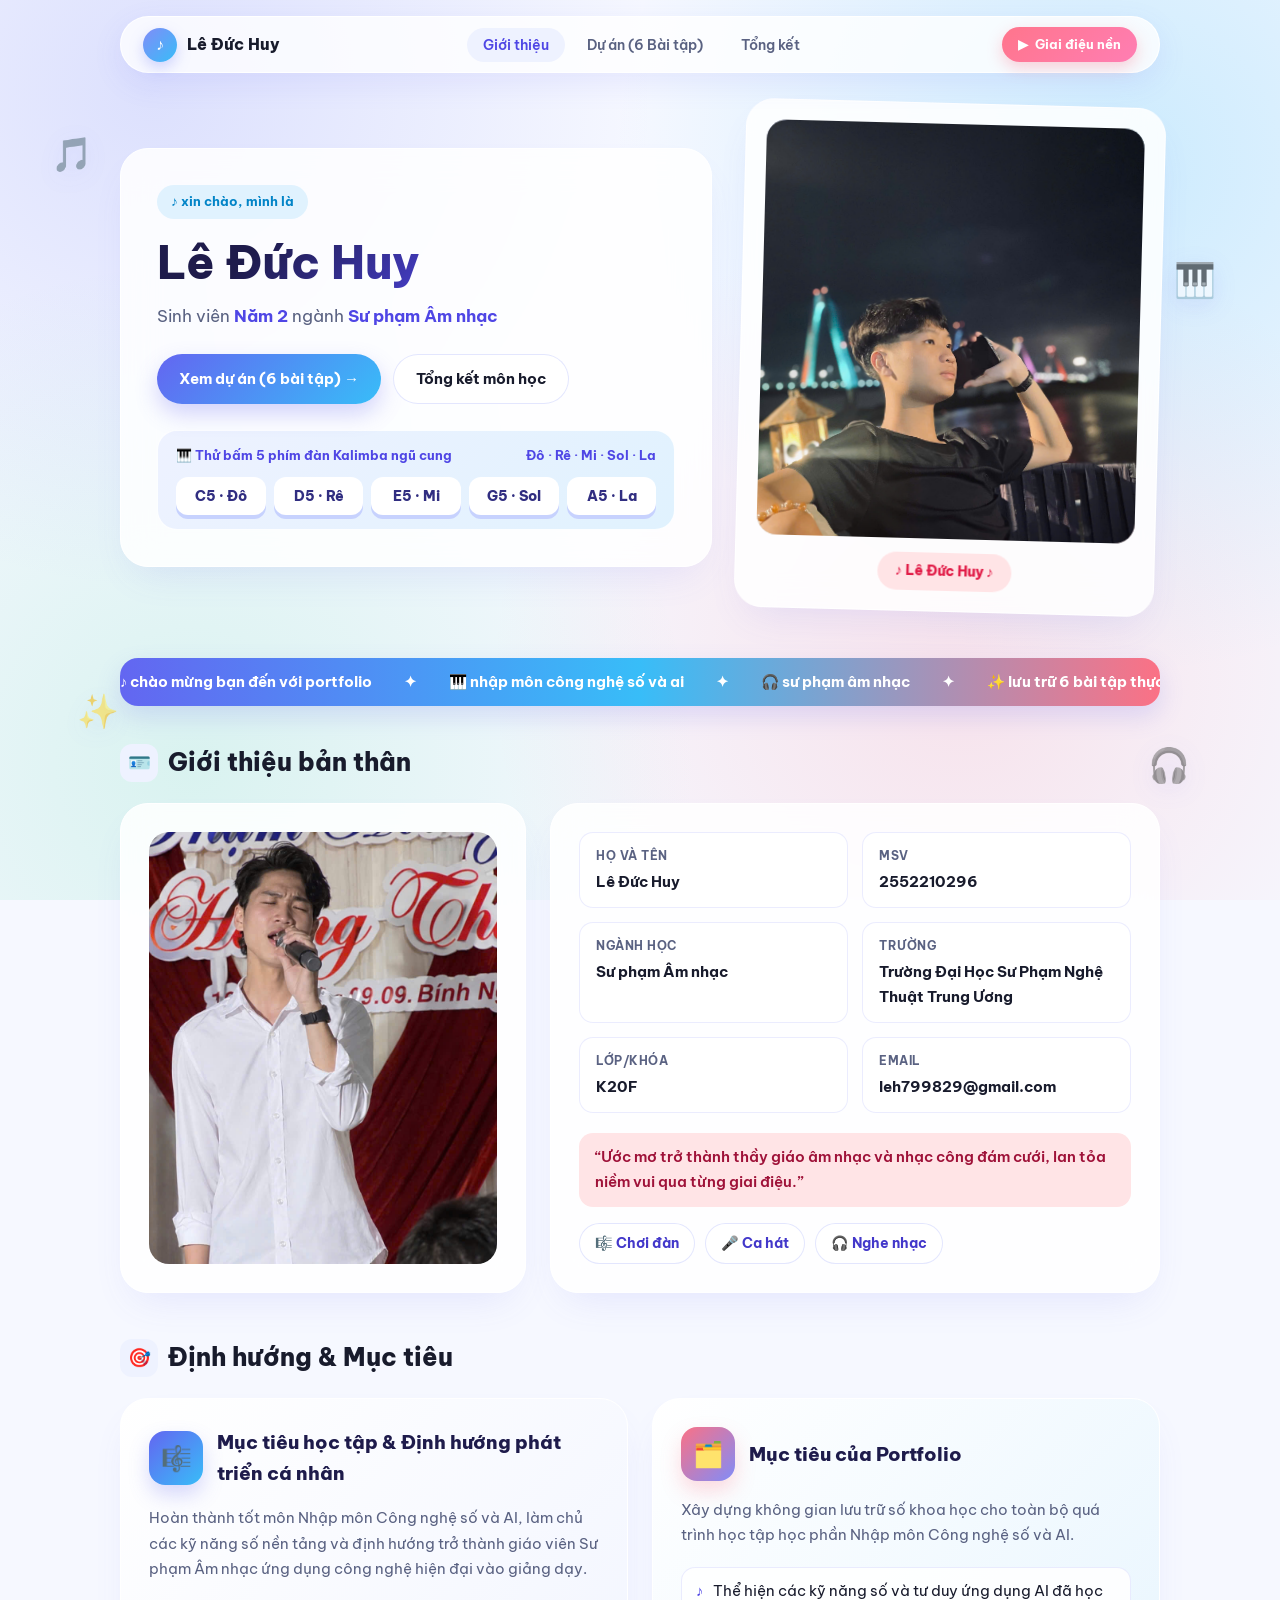
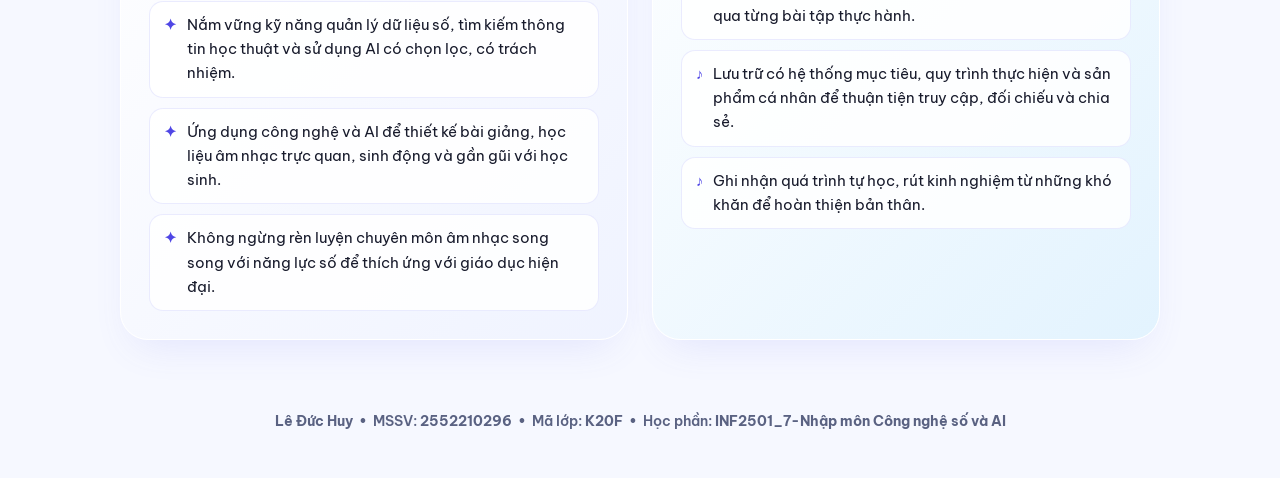
<file: index.html>
<!DOCTYPE html>
<html lang="vi">
<head>
  <meta charset="UTF-8" />
  <meta name="viewport" content="width=device-width, initial-scale=1.0" />
  <title>Giới thiệu — Portfolio Nhập môn Công nghệ số & AI</title>
  <link rel="preconnect" href="https://fonts.googleapis.com">
  <link rel="preconnect" href="https://fonts.gstatic.com" crossorigin>
  <link href="https://fonts.googleapis.com/css2?family=Be+Vietnam+Pro:ital,wght@0,400;0,500;0,600;0,700;0,800;1,400&display=swap" rel="stylesheet">
  <link rel="stylesheet" href="css/style.css" />
</head>
<body>
  <span class="bg-sticker st-1">🎵</span>
  <span class="bg-sticker st-2">🎹</span>
  <span class="bg-sticker st-3">✨</span>
  <span class="bg-sticker st-4">🎧</span>

  <header>
    <nav class="nav-bar">
      <a href="index.html" class="brand">
        <span class="brand-dot">♪</span>
        <span id="navBrandName">Music Portfolio</span>
      </a>
      <ul class="nav-links">
        <li><a href="index.html" class="active">Giới thiệu</a></li>
        <li><a href="du-an.html">Dự án (6 Bài tập)</a></li>
        <li><a href="tong-ket.html">Tổng kết</a></li>
      </ul>
      <button class="music-pill" id="bgmToggle" type="button">
        <span id="bgmIcon">▶</span> <span id="bgmText">Giai điệu nền</span>
      </button>
    </nav>
  </header>

  <main class="container">
    <!-- HERO -->
    <div class="hero">
      <div class="hero-card">
        <div class="badge-chip" id="heroGreeting">♪ xin chào, mình là</div>
        <h1 id="heroName">[Họ và tên của bạn]</h1>
        <p class="hero-sub">
          Sinh viên <span id="heroYear">Năm 2</span> ngành <span id="heroMajor">Sư phạm Âm nhạc</span>
        </p>
        <div class="hero-actions">
          <a href="du-an.html" class="btn btn-primary">Xem dự án (6 bài tập) →</a>
          <a href="tong-ket.html" class="btn btn-secondary">Tổng kết môn học</a>
        </div>

        <div class="kalimba-box">
          <div class="kalimba-label">
            <span>🎹 Thử bấm 5 phím đàn Kalimba ngũ cung</span>
            <span>Đô · Rê · Mi · Sol · La</span>
          </div>
          <div class="kalimba-keys">
            <button class="k-key" data-freq="523.25">C5 · Đô</button>
            <button class="k-key" data-freq="587.33">D5 · Rê</button>
            <button class="k-key" data-freq="659.25">E5 · Mi</button>
            <button class="k-key" data-freq="783.99">G5 · Sol</button>
            <button class="k-key" data-freq="880.00">A5 · La</button>
          </div>
        </div>
      </div>

      <div class="photo-card">
        <div class="photo-frame" id="heroPhotoFrame">
          <div class="photo-placeholder">
            🎵<br><br>ảnh của bạn
          </div>
        </div>
        <div class="photo-tag" id="photoCaption">♪ [Họ và tên] ♪</div>
      </div>
    </div>

    <!-- MARQUEE -->
    <div class="marquee-wrap" aria-hidden="true">
      <div class="marquee-track">
        <span>♪ chào mừng bạn đến với portfolio</span>
        <span>✦</span>
        <span>🎹 nhập môn công nghệ số và ai</span>
        <span>✦</span>
        <span>🎧 sư phạm âm nhạc</span>
        <span>✦</span>
        <span>✨ lưu trữ 6 bài tập thực hành</span>
        <span>✦</span>
        <span>♪ chào mừng bạn đến với portfolio</span>
        <span>✦</span>
        <span>🎹 nhập môn công nghệ số và ai</span>
        <span>✦</span>
        <span>🎧 sư phạm âm nhạc</span>
        <span>✦</span>
        <span>✨ lưu trữ 6 bài tập thực hành</span>
      </div>
    </div>

    <!-- 1. THÔNG TIN CÁ NHÂN NGẮN GỌN -->
    <section id="gioi-thieu">
      <div class="section-head">
        <h2 class="section-title"><span class="section-icon">🪪</span> Giới thiệu bản thân</h2>
      </div>
      <div class="about-grid">
        <div class="glass-box">
          <div class="about-photo" id="aboutPhotoFrame">
            <div class="photo-placeholder">🎼<br>Ảnh của bạn</div>
          </div>
        </div>
        <div class="glass-box">
          <dl class="info-list" id="infoList"></dl>
          <div class="bio-quote" id="bioQuote"></div>
          <div class="hobby-tags" id="hobbyTags"></div>
        </div>
      </div>
    </section>

    <!-- 2 & 3. MỤC TIÊU HỌC TẬP & MỤC TIÊU CỦA PORTFOLIO -->
    <section id="muc-tieu">
      <div class="section-head">
        <h2 class="section-title"><span class="section-icon">🎯</span> Định hướng & Mục tiêu</h2>
      </div>
      <div class="goals-dual-grid">
        <!-- Mục tiêu học tập và định hướng phát triển cá nhân -->
        <article class="goal-card">
          <div class="goal-header">
            <div class="goal-emblem">🎼</div>
            <h3 id="learningGoalTitle"></h3>
          </div>
          <p id="learningGoalSummary"></p>
          <ul class="goal-bullets" id="learningGoalPoints"></ul>
        </article>

        <!-- Mục tiêu của Portfolio -->
        <article class="goal-card portfolio-goal">
          <div class="goal-header">
            <div class="goal-emblem">🗂️</div>
            <h3 id="portfolioGoalTitle"></h3>
          </div>
          <p id="portfolioGoalSummary"></p>
          <ul class="goal-bullets" id="portfolioGoalPoints"></ul>
        </article>
      </div>
    </section>
  </main>

  <footer>
    <p id="footerText"></p>
  </footer>

  <script src="js/data.js"></script>
  <script src="js/main.js"></script>
</body>
</html>
</file>
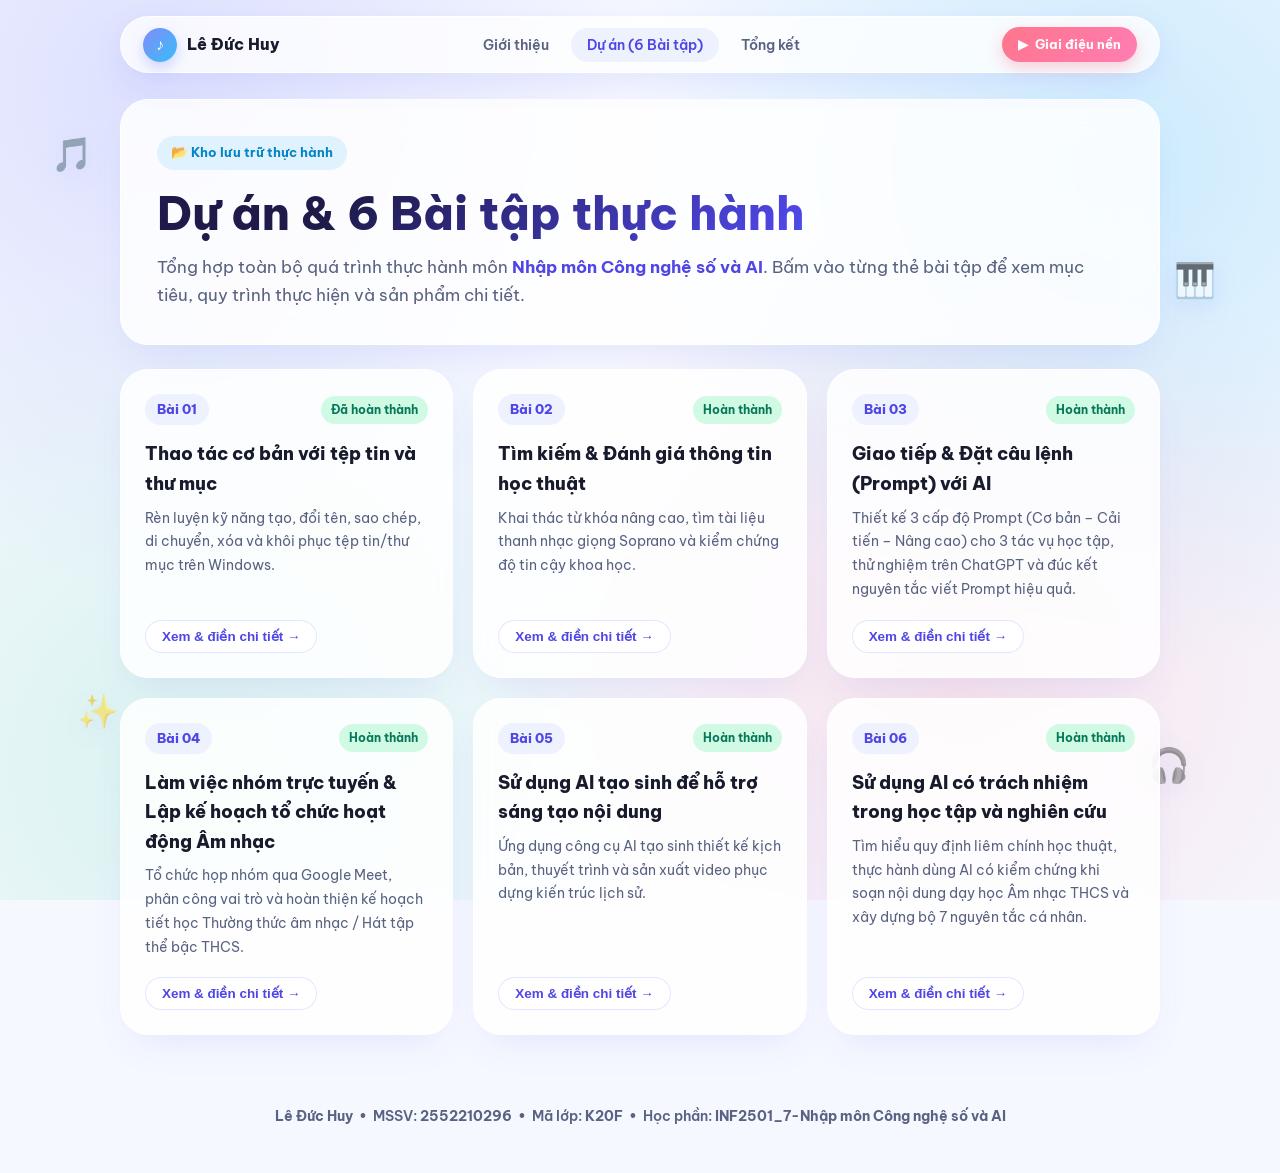
<file: du-an.html>
<!DOCTYPE html>
<html lang="vi">
<head>
  <meta charset="UTF-8" />
  <meta name="viewport" content="width=device-width, initial-scale=1.0" />
  <title>Dự án (6 Bài tập) — Portfolio Nhập môn Công nghệ số & AI</title>
  <link rel="preconnect" href="https://fonts.googleapis.com">
  <link rel="preconnect" href="https://fonts.gstatic.com" crossorigin>
  <link href="https://fonts.googleapis.com/css2?family=Be+Vietnam+Pro:ital,wght@0,400;0,500;0,600;0,700;0,800;1,400&display=swap" rel="stylesheet">
  <link rel="stylesheet" href="css/style.css" />
</head>
<body>
  <span class="bg-sticker st-1">🎵</span>
  <span class="bg-sticker st-2">🎹</span>
  <span class="bg-sticker st-3">✨</span>
  <span class="bg-sticker st-4">🎧</span>

  <header>
    <nav class="nav-bar">
      <a href="index.html" class="brand">
        <span class="brand-dot">♪</span>
        <span id="navBrandName">Music Portfolio</span>
      </a>
      <ul class="nav-links">
        <li><a href="index.html">Giới thiệu</a></li>
        <li><a href="du-an.html" class="active">Dự án (6 Bài tập)</a></li>
        <li><a href="tong-ket.html">Tổng kết</a></li>
      </ul>
      <button class="music-pill" id="bgmToggle" type="button">
        <span id="bgmIcon">▶</span> <span id="bgmText">Giai điệu nền</span>
      </button>
    </nav>
  </header>

  <main class="container">
    <div class="page-hero">
      <div class="hero-card">
        <div class="badge-chip">📂 Kho lưu trữ thực hành</div>
        <h1>Dự án & 6 Bài tập thực hành</h1>
        <p class="hero-sub" style="margin-bottom: 0;">
          Tổng hợp toàn bộ quá trình thực hành môn <span>Nhập môn Công nghệ số và AI</span>. Bấm vào từng thẻ bài tập để xem mục tiêu, quy trình thực hiện và sản phẩm chi tiết.
        </p>
      </div>
    </div>

    <section>
      <div class="assignments-grid" id="assignmentsGrid"></div>
    </section>
  </main>

  <footer>
    <p id="footerText"></p>
  </footer>

  <!-- MODAL CHI TIẾT BÀI TẬP -->
  <div class="modal-backdrop" id="taskModal" role="dialog" aria-modal="true">
    <div class="modal-box">
      <button class="modal-close" id="closeModal" type="button" aria-label="Đóng">✕</button>
      <span class="task-num" id="modalBadge">Bài 01</span>
      <h3 id="modalTitle" style="font-size: 1.45rem; font-weight: 800; margin-top: 10px;"></h3>
      <p id="modalSubtitle" style="color: var(--text-muted); font-size: 0.92rem; margin-top: 4px;"></p>

      <div class="modal-block">
        <h4>🎯 Mục tiêu bài tập</h4>
        <p id="modalGoal"></p>
      </div>
      <div class="modal-block" style="border-left-color: var(--sky);">
        <h4>🛠️ Cách thực hiện</h4>
        <p id="modalProcess"></p>
      </div>
      <div class="modal-block" style="border-left-color: #A855F7; background: #FAF5FF;">
        <h4 style="color: #7E22CE;">🧰 Công cụ đã sử dụng & Mục đích dùng AI</h4>
        <p id="modalTools"></p>
      </div>
      <div class="modal-block" style="border-left-color: var(--peach);">
        <h4>💡 Khó khăn & Cách khắc phục</h4>
        <p id="modalErrors"></p>
      </div>
      <div class="modal-block" style="border-left-color: var(--mint);">
        <h4>✅ Sản phẩm / Kết quả</h4>
        <p id="modalResult"></p>
        <a id="modalLink" href="#" target="_blank" rel="noopener" class="btn btn-primary" style="margin-top: 12px; display: none; font-size: 0.85rem; padding: 9px 18px;">Mở sản phẩm đính kèm ↗</a>
        <div style="display: flex; flex-wrap: wrap; gap: 10px; margin-top: 12px;">
          <a id="modalLink" href="#" target="_blank" rel="noopener" class="btn btn-primary" style="display: none; font-size: 0.85rem; padding: 9px 18px;">Mở sản phẩm đính kèm ↗</a>
          <a id="modalVideoLink" href="#" target="_blank" rel="noopener" class="btn btn-secondary" style="display: none; font-size: 0.85rem; padding: 9px 18px; border-color: #FB7185; color: #E11D48;">▶ Xem video sản phẩm ↗</a>
        </div>
      </div>
    </div>
  </div>

  <script src="js/data.js"></script>
  <script src="js/main.js"></script>
</body>
</html>
</file>
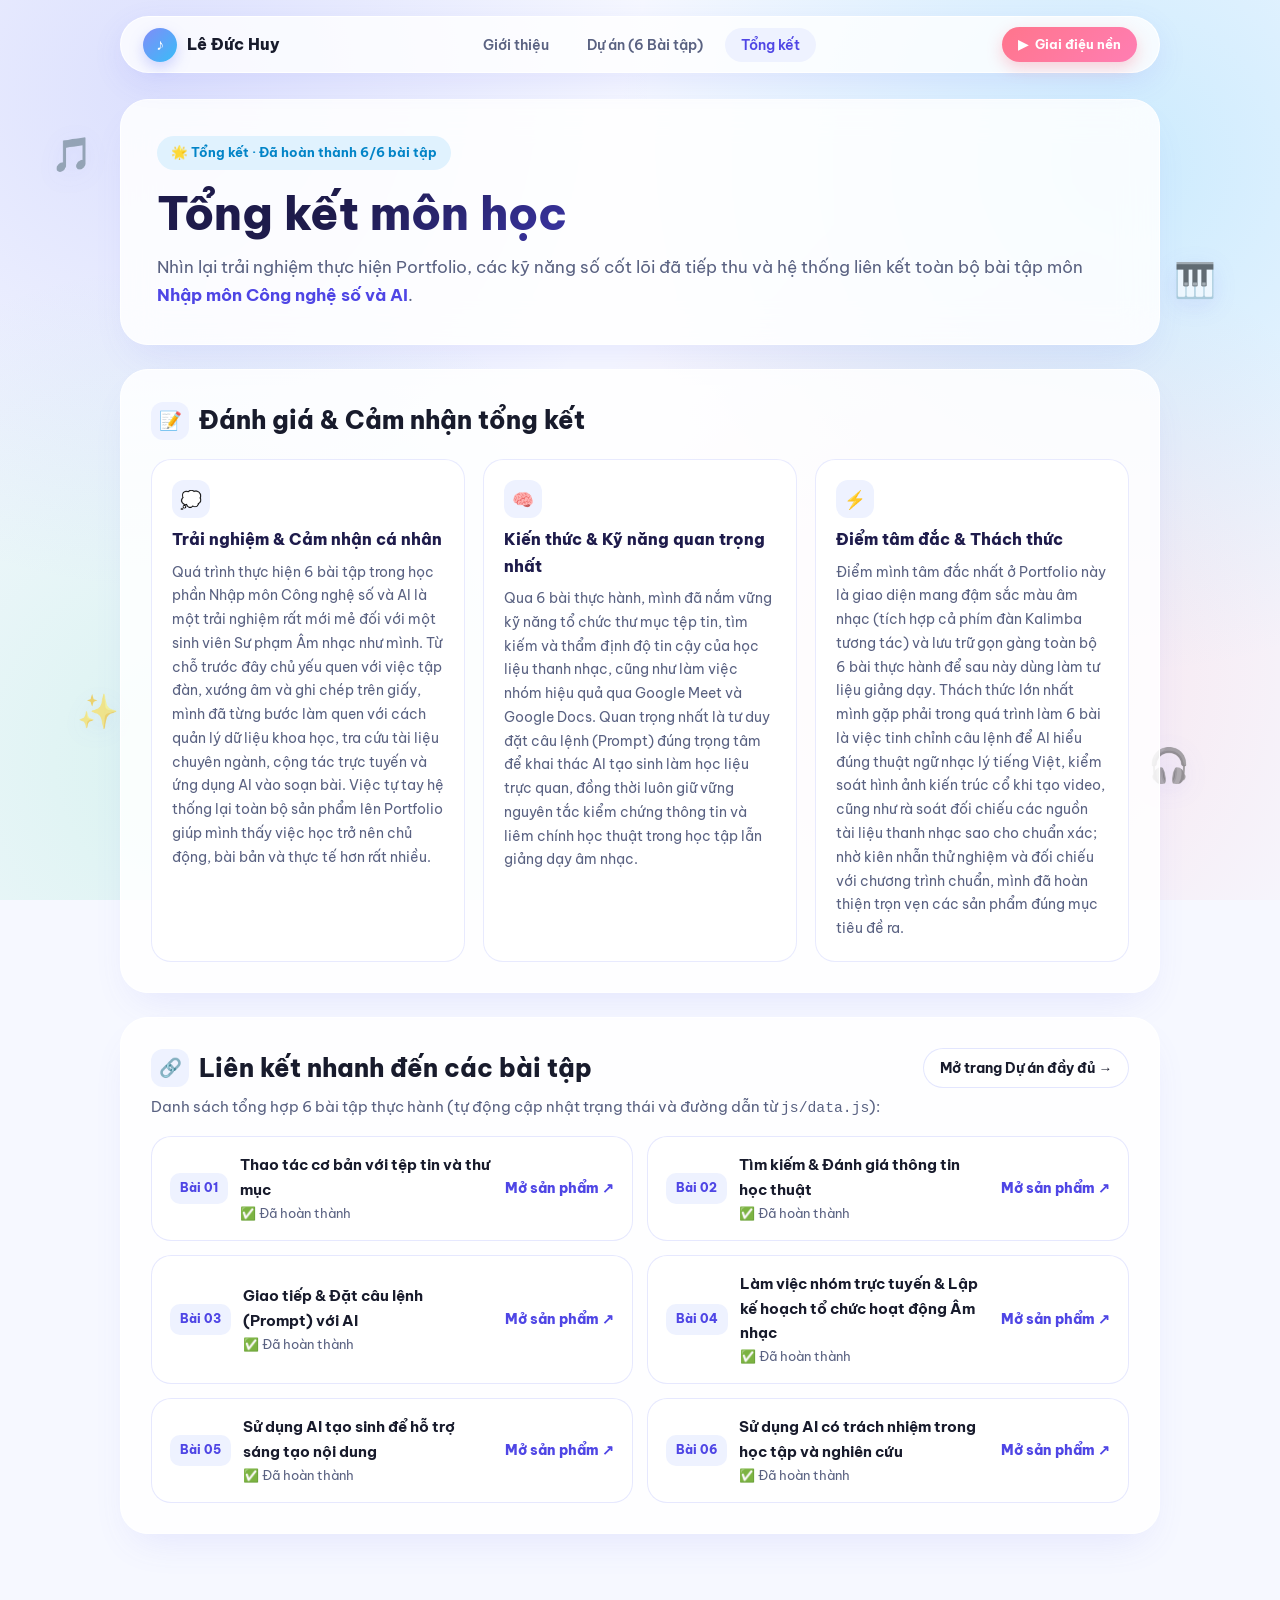
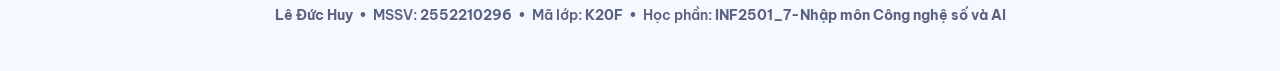
<file: tong-ket.html>
<!DOCTYPE html>
<html lang="vi">
<head>
  <meta charset="UTF-8" />
  <meta name="viewport" content="width=device-width, initial-scale=1.0" />
  <title>Tổng kết — Portfolio Nhập môn Công nghệ số & AI</title>
  <link rel="preconnect" href="https://fonts.googleapis.com">
  <link rel="preconnect" href="https://fonts.gstatic.com" crossorigin>
  <link href="https://fonts.googleapis.com/css2?family=Be+Vietnam+Pro:ital,wght@0,400;0,500;0,600;0,700;0,800;1,400&display=swap" rel="stylesheet">
  <link rel="stylesheet" href="css/style.css" />
</head>
<body>
  <span class="bg-sticker st-1">🎵</span>
  <span class="bg-sticker st-2">🎹</span>
  <span class="bg-sticker st-3">✨</span>
  <span class="bg-sticker st-4">🎧</span>

  <header>
    <nav class="nav-bar">
      <a href="index.html" class="brand">
        <span class="brand-dot">♪</span>
        <span id="navBrandName">Music Portfolio</span>
      </a>
      <ul class="nav-links">
        <li><a href="index.html">Giới thiệu</a></li>
        <li><a href="du-an.html">Dự án (6 Bài tập)</a></li>
        <li><a href="tong-ket.html" class="active">Tổng kết</a></li>
      </ul>
      <button class="music-pill" id="bgmToggle" type="button">
        <span id="bgmIcon">▶</span> <span id="bgmText">Giai điệu nền</span>
      </button>
    </nav>
  </header>

  <main class="container" id="conclusionContent">
    <div class="page-hero">
      <div class="hero-card">
        <div class="badge-chip" id="progressBadge">🌟 Tổng kết quá trình học tập</div>
        <h1>Tổng kết môn học</h1>
        <p class="hero-sub" style="margin-bottom: 0;">
          Nhìn lại trải nghiệm thực hiện Portfolio, các kỹ năng số cốt lõi đã tiếp thu và hệ thống liên kết toàn bộ bài tập môn <span>Nhập môn Công nghệ số và AI</span>.
        </p>
      </div>
    </div>

    <!-- 3 KHỐI NỘI DUNG TỔNG KẾT THEO YÊU CẦU CÂU 3 -->
    <section>
      <div class="summary-card">
        <h2 class="section-title" style="margin-bottom: 18px;"><span class="section-icon">📝</span> Đánh giá & Cảm nhận tổng kết</h2>
        <div class="summary-grid">
          <!-- Ý 1: Trải nghiệm và cảm nhận cá nhân -->
          <article class="sum-item">
            <div class="sum-item-icon">💭</div>
            <h4>Trải nghiệm & Cảm nhận cá nhân</h4>
            <p id="expFeelingsText"></p>
          </article>

          <!-- Ý 2: Những kiến thức và kỹ năng quan trọng nhất đã tiếp thu -->
          <article class="sum-item">
            <div class="sum-item-icon">🧠</div>
            <h4>Kiến thức & Kỹ năng quan trọng nhất</h4>
            <p id="keySkillsText"></p>
          </article>

          <!-- Ý 3: Điểm tâm đắc nhất và những thách thức đã gặp phải -->
          <article class="sum-item">
            <div class="sum-item-icon">⚡</div>
            <h4>Điểm tâm đắc & Thách thức</h4>
            <p id="highlightChallengesText"></p>
          </article>
        </div>
      </div>

      <!-- Ý 4: Đường liên kết dẫn đến các trang bài tập đã hoàn thành -->
      <div class="summary-card">
        <div class="section-head" style="margin-bottom: 6px;">
          <h2 class="section-title"><span class="section-icon">🔗</span> Liên kết nhanh đến các bài tập</h2>
          <a href="du-an.html" class="btn btn-secondary" style="padding: 8px 16px; font-size: 0.85rem;">Mở trang Dự án đầy đủ →</a>
        </div>
        <p style="color: var(--text-muted); font-size: 0.92rem;">
          Danh sách tổng hợp 6 bài tập thực hành (tự động cập nhật trạng thái và đường dẫn từ <code>js/data.js</code>):
        </p>
        <div class="completed-links-list" id="completedLinksList"></div>
      </div>
    </section>
  </main>

  <footer>
    <p id="footerText"></p>
  </footer>

  <script src="js/data.js"></script>
  <script src="js/main.js"></script>
</body>
</html>
</file>
<file: css/style.css>
:root {
  --bg-base: #F6F8FF;
  --surface: rgba(255, 255, 255, 0.85);
  --surface-solid: #FFFFFF;
  --text-main: #181B2C;
  --text-muted: #5A6282;
  --sky: #38BDF8;
  --sky-soft: #E0F2FE;
  --lavender: #818CF8;
  --lavender-soft: #EEF2FF;
  --peach: #FB7185;
  --peach-soft: #FFE4E6;
  --mint: #34D399;
  --mint-soft: #D1FAE5;
  --border: rgba(129, 140, 248, 0.22);
  --shadow-card: 0 18px 40px -15px rgba(99, 102, 241, 0.14);
  --radius-xl: 28px;
  --radius-lg: 20px;
  --radius-md: 14px;
}

* {
  box-sizing: border-box;
  margin: 0;
  padding: 0;
}

html {
  scroll-behavior: smooth;
}

body {
  font-family: 'Be Vietnam Pro', sans-serif;
  background-color: var(--bg-base);
  background-image:
    radial-gradient(circle at 12% 10%, rgba(129, 140, 248, 0.22), transparent 36%),
    radial-gradient(circle at 88% 18%, rgba(56, 189, 248, 0.22), transparent 38%),
    radial-gradient(circle at 75% 75%, rgba(251, 113, 133, 0.16), transparent 40%),
    radial-gradient(circle at 15% 85%, rgba(52, 211, 153, 0.15), transparent 38%);
  background-attachment: fixed;
  color: var(--text-main);
  line-height: 1.65;
  overflow-x: hidden;
  min-height: 100vh;
  display: flex;
  flex-direction: column;
}

main {
  flex: 1;
}

/* Floating Background Stickers */
/* Floating Background Stickers & Hiệu ứng tương tác nốt nhạc */
.bg-sticker {
  position: fixed;
  pointer-events: auto; /* Cho phép rê chuột / chạm vào nốt nhạc */
  z-index: 1; /* Nổi nhẹ trên nền nhưng vẫn nằm dưới thẻ nội dung (z-index: 2) */
  opacity: 0.55;
  font-size: 2.1rem;
  cursor: pointer;
  user-select: none;
  filter: drop-shadow(0 6px 12px rgba(99, 102, 241, 0.22));
  transition: transform 0.35s cubic-bezier(0.34, 1.56, 0.64, 1), opacity 0.3s ease, filter 0.3s ease;
  animation: floatY 6s ease-in-out infinite;
}

.bg-sticker:hover,
.bg-sticker:active {
  opacity: 1;
  transform: scale(1.45) rotate(16deg) !important;
  filter: drop-shadow(0 8px 18px rgba(251, 113, 133, 0.55));
}

.st-1 { top: 14%; left: 4%; animation-delay: 0s; }
.st-2 { top: 28%; right: 5%; animation-delay: 1.5s; }
.st-3 { bottom: 18%; left: 6%; animation-delay: 3s; }
.st-4 { bottom: 12%; right: 7%; animation-delay: 2s; }

/* Hạt nốt nhạc bay lên khi rê chuột / chạm */
.cursor-note {
  position: fixed;
  pointer-events: none;
  z-index: 9999;
  font-weight: 800;
  font-size: 1.15rem;
  color: #6366F1;
  text-shadow: 0 2px 8px rgba(255, 255, 255, 0.9);
  animation: noteFlyUp 1.1s ease-out forwards;
}

@keyframes noteFlyUp {
  0% {
    opacity: 0.95;
    transform: translate(-50%, -50%) scale(0.7) rotate(-10deg);
  }
  100% {
    opacity: 0;
    transform: translate(-50%, -65px) scale(1.3) rotate(18deg);
  }
}

@keyframes floatY {
  0%, 100% { transform: translateY(0) rotate(-6deg); }
  50% { transform: translateY(-16px) rotate(8deg); }
}

.container {
  max-width: 1080px;
  margin: 0 auto;
  padding: 0 20px;
  position: relative;
  z-index: 2;
  width: 100%;
}

/* Glass Header */
header {
  position: sticky;
  top: 16px;
  z-index: 50;
  padding: 0 20px;
}

.nav-bar {
  max-width: 1040px;
  margin: 0 auto;
  background: rgba(255, 255, 255, 0.78);
  backdrop-filter: blur(16px);
  -webkit-backdrop-filter: blur(16px);
  border: 1px solid rgba(255, 255, 255, 0.9);
  box-shadow: 0 10px 30px rgba(99, 102, 241, 0.1);
  border-radius: 999px;
  padding: 10px 22px;
  display: flex;
  align-items: center;
  justify-content: space-between;
  gap: 12px;
}

.brand {
  display: flex;
  align-items: center;
  gap: 10px;
  font-weight: 800;
  font-size: 1.02rem;
  color: var(--text-main);
  text-decoration: none;
}

.brand-dot {
  width: 34px;
  height: 34px;
  border-radius: 50%;
  background: linear-gradient(135deg, var(--lavender), var(--sky));
  color: #fff;
  display: grid;
  place-items: center;
  font-size: 1rem;
  box-shadow: 0 6px 14px rgba(129, 140, 248, 0.35);
}

.nav-links {
  display: flex;
  align-items: center;
  gap: 6px;
  list-style: none;
}

.nav-links a {
  text-decoration: none;
  color: var(--text-muted);
  font-weight: 600;
  font-size: 0.9rem;
  padding: 8px 16px;
  border-radius: 999px;
  transition: all 0.25s ease;
}

.nav-links a:hover,
.nav-links a.active {
  background: var(--lavender-soft);
  color: #4F46E5;
}

.music-pill {
  border: none;
  background: linear-gradient(135deg, #FF758C, #FF7EB3);
  color: #fff;
  font-family: inherit;
  font-weight: 700;
  font-size: 0.84rem;
  padding: 9px 16px;
  border-radius: 999px;
  cursor: pointer;
  display: inline-flex;
  align-items: center;
  gap: 7px;
  box-shadow: 0 6px 16px rgba(251, 113, 133, 0.32);
  transition: transform 0.2s cubic-bezier(0.34, 1.56, 0.64, 1);
}

.music-pill:hover {
  transform: scale(1.05);
}

/* Hero Section */
.hero {
  padding: 46px 0 28px;
  display: grid;
  grid-template-columns: 1.2fr 0.85fr;
  gap: 28px;
  align-items: center;
}

.page-hero {
  padding: 42px 0 24px;
}

.hero-card {
  background: var(--surface);
  backdrop-filter: blur(18px);
  border: 1.5px solid #fff;
  border-radius: var(--radius-xl);
  padding: 36px;
  box-shadow: var(--shadow-card);
}

.badge-chip {
  display: inline-flex;
  align-items: center;
  gap: 8px;
  background: var(--sky-soft);
  color: #0284C7;
  font-weight: 700;
  font-size: 0.84rem;
  padding: 6px 14px;
  border-radius: 999px;
  margin-bottom: 16px;
}

.hero h1,
.page-hero h1 {
  font-size: clamp(2rem, 4vw, 2.85rem);
  font-weight: 800;
  line-height: 1.2;
  margin-bottom: 12px;
  background: linear-gradient(135deg, #1E1B4B 20%, #4F46E5 65%, #0EA5E9 100%);
  -webkit-background-clip: text;
  -webkit-text-fill-color: transparent;
}

.hero-sub {
  font-size: 1.05rem;
  color: var(--text-muted);
  margin-bottom: 24px;
}

.hero-sub span {
  color: #4F46E5;
  font-weight: 700;
}

.hero-actions {
  display: flex;
  flex-wrap: wrap;
  gap: 12px;
  margin-bottom: 26px;
}

.btn {
  display: inline-flex;
  align-items: center;
  gap: 8px;
  padding: 12px 22px;
  border-radius: 999px;
  font-weight: 700;
  font-size: 0.94rem;
  text-decoration: none;
  transition: all 0.25s cubic-bezier(0.34, 1.56, 0.64, 1);
  cursor: pointer;
  border: none;
}

.btn-primary {
  background: linear-gradient(135deg, #6366F1, #38BDF8);
  color: #fff;
  box-shadow: 0 10px 22px rgba(99, 102, 241, 0.28);
}

.btn-primary:hover {
  transform: translateY(-3px) scale(1.02);
}

.btn-secondary {
  background: #fff;
  color: var(--text-main);
  border: 1.5px solid var(--border);
}

.btn-secondary:hover {
  transform: translateY(-3px);
  border-color: var(--lavender);
  color: #4F46E5;
}

/* Interactive Kalimba Mini Bar */
.kalimba-box {
  background: linear-gradient(135deg, #EEF2FF, #E0F2FE);
  border-radius: var(--radius-lg);
  padding: 14px 18px;
  border: 1px solid rgba(255, 255, 255, 0.9);
}

.kalimba-label {
  font-size: 0.8rem;
  font-weight: 700;
  color: #4F46E5;
  margin-bottom: 10px;
  display: flex;
  justify-content: space-between;
  align-items: center;
}

.kalimba-keys {
  display: grid;
  grid-template-columns: repeat(5, 1fr);
  gap: 8px;
}

.k-key {
  border: none;
  background: #fff;
  border-radius: 12px;
  padding: 10px 6px;
  font-family: inherit;
  font-weight: 800;
  font-size: 0.85rem;
  color: #312E81;
  box-shadow: 0 4px 0 #C7D2FE;
  cursor: pointer;
  transition: all 0.1s ease;
}

.k-key:active, .k-key.playing {
  transform: translateY(3px);
  box-shadow: 0 1px 0 #C7D2FE;
  background: #6366F1;
  color: #fff;
}

/* Photo Card */
.photo-card {
  background: var(--surface);
  backdrop-filter: blur(18px);
  border: 1.5px solid #fff;
  border-radius: var(--radius-xl);
  padding: 20px;
  box-shadow: var(--shadow-card);
  text-align: center;
  position: relative;
  transform: rotate(1.5deg);
  transition: transform 0.35s cubic-bezier(0.34, 1.56, 0.64, 1);
}

.photo-card:hover {
  transform: rotate(0deg) translateY(-5px);
}

.photo-frame {
  width: 100%;
  aspect-ratio: 4 / 4.4;
  border-radius: 20px;
  overflow: hidden;
  background: linear-gradient(135deg, #C7D2FE, #BAE6FD, #FECDD3);
  display: grid;
  place-items: center;
  position: relative;
}

.photo-frame img {
  width: 100%;
  height: 100%;
  object-fit: cover;
  display: block;
}

.photo-placeholder {
  padding: 24px;
  color: #312E81;
  font-weight: 700;
}

.photo-tag {
  margin-top: 14px;
  display: inline-block;
  background: var(--peach-soft);
  color: #E11D48;
  font-weight: 800;
  font-size: 0.9rem;
  padding: 7px 18px;
  border-radius: 999px;
}

/* Marquee Strip */
.marquee-wrap {
  margin: 18px 0 36px;
  background: linear-gradient(90deg, #6366F1, #38BDF8, #FB7185);
  color: #fff;
  padding: 12px 0;
  overflow: hidden;
  border-radius: 18px;
  box-shadow: 0 10px 25px rgba(99, 102, 241, 0.18);
}

.marquee-track {
  display: flex;
  gap: 32px;
  width: max-content;
  animation: marquee 22s linear infinite;
  font-weight: 700;
  font-size: 0.92rem;
}

@keyframes marquee {
  0% { transform: translateX(0); }
  100% { transform: translateX(-50%); }
}

/* Section Styling */
section {
  margin-bottom: 44px;
  scroll-margin-top: 92px;
}

.section-head {
  display: flex;
  align-items: center;
  justify-content: space-between;
  flex-wrap: wrap;
  gap: 12px;
  margin-bottom: 20px;
}

.section-title {
  font-size: 1.55rem;
  font-weight: 800;
  display: flex;
  align-items: center;
  gap: 10px;
}

.section-icon {
  width: 38px;
  height: 38px;
  border-radius: 12px;
  background: var(--lavender-soft);
  color: #4F46E5;
  display: grid;
  place-items: center;
  font-size: 1.15rem;
}

/* About Bento */
.about-grid {
  display: grid;
  grid-template-columns: 0.8fr 1.2fr;
  gap: 24px;
}

.glass-box {
  background: var(--surface);
  backdrop-filter: blur(18px);
  border: 1.5px solid #fff;
  border-radius: var(--radius-xl);
  padding: 28px;
  box-shadow: var(--shadow-card);
}

.about-photo {
  width: 100%;
  height: 100%;
  min-height: 260px;
  border-radius: 20px;
  overflow: hidden;
  background: linear-gradient(135deg, #E0F2FE, #FCE7F3);
  display: grid;
  place-items: center;
}

.about-photo img {
  width: 100%;
  height: 100%;
  object-fit: cover;
}

.info-list {
  display: grid;
  grid-template-columns: repeat(2, 1fr);
  gap: 14px;
  margin-bottom: 20px;
}

.info-item {
  background: #fff;
  padding: 13px 16px;
  border-radius: var(--radius-md);
  border: 1px solid rgba(129, 140, 248, 0.16);
}

.info-item dt {
  font-size: 0.78rem;
  font-weight: 700;
  color: var(--text-muted);
  text-transform: uppercase;
  letter-spacing: 0.04em;
}

.info-item dd {
  font-size: 0.96rem;
  font-weight: 700;
  color: var(--text-main);
  margin-top: 2px;
  word-break: break-word;
}

.bio-quote {
  background: var(--peach-soft);
  color: #9F1239;
  padding: 12px 16px;
  border-radius: var(--radius-md);
  font-weight: 600;
  font-size: 0.94rem;
  margin-bottom: 16px;
}

.hobby-tags {
  display: flex;
  flex-wrap: wrap;
  gap: 10px;
}

.hobby-chip {
  background: #fff;
  border: 1.5px solid var(--border);
  padding: 8px 15px;
  border-radius: 999px;
  font-weight: 700;
  font-size: 0.88rem;
  color: #4338CA;
}

/* Dual Goals Grid on Index (Mục tiêu học tập & Mục tiêu Portfolio) */
.goals-dual-grid {
  display: grid;
  grid-template-columns: repeat(2, 1fr);
  gap: 24px;
}

.goal-card {
  background: linear-gradient(135deg, rgba(255, 255, 255, 0.92), rgba(238, 242, 255, 0.92));
  border: 1.5px solid #fff;
  border-radius: var(--radius-xl);
  padding: 28px;
  box-shadow: var(--shadow-card);
  display: flex;
  flex-direction: column;
  gap: 16px;
}

.goal-card.portfolio-goal {
  background: linear-gradient(135deg, rgba(255, 255, 255, 0.92), rgba(224, 242, 254, 0.92));
}

.goal-header {
  display: flex;
  align-items: center;
  gap: 14px;
}

.goal-emblem {
  width: 54px;
  height: 54px;
  flex-shrink: 0;
  border-radius: 16px;
  background: linear-gradient(135deg, #6366F1, #38BDF8);
  color: #fff;
  font-size: 1.55rem;
  display: grid;
  place-items: center;
  box-shadow: 0 10px 20px rgba(99, 102, 241, 0.25);
}

.goal-card.portfolio-goal .goal-emblem {
  background: linear-gradient(135deg, #FB7185, #818CF8);
  box-shadow: 0 10px 20px rgba(251, 113, 133, 0.25);
}

.goal-card h3 {
  font-size: 1.18rem;
  font-weight: 800;
  color: #1E1B4B;
}

.goal-card p {
  color: var(--text-muted);
  font-size: 0.95rem;
}

.goal-bullets {
  list-style: none;
  display: flex;
  flex-direction: column;
  gap: 10px;
  margin-top: 4px;
}

.goal-bullets li {
  background: rgba(255, 255, 255, 0.85);
  border: 1px solid rgba(129, 140, 248, 0.16);
  border-radius: var(--radius-md);
  padding: 11px 14px;
  font-size: 0.92rem;
  color: var(--text-main);
  display: flex;
  align-items: flex-start;
  gap: 10px;
}

.goal-bullets li span.dot-badge {
  color: #4F46E5;
  font-weight: 800;
  flex-shrink: 0;
}

/* 6 Assignments Grid */
.assignments-grid {
  display: grid;
  grid-template-columns: repeat(3, 1fr);
  gap: 20px;
}

.task-card {
  background: var(--surface);
  backdrop-filter: blur(16px);
  border: 1.5px solid #fff;
  border-radius: var(--radius-xl);
  padding: 24px;
  box-shadow: var(--shadow-card);
  display: flex;
  flex-direction: column;
  justify-content: space-between;
  transition: all 0.28s cubic-bezier(0.34, 1.56, 0.64, 1);
  cursor: pointer;
}

.task-card:hover {
  transform: translateY(-6px);
  border-color: var(--lavender);
}

.task-top {
  display: flex;
  justify-content: space-between;
  align-items: center;
  margin-bottom: 14px;
}

.task-num {
  font-weight: 800;
  font-size: 0.8rem;
  padding: 5px 12px;
  border-radius: 999px;
  background: var(--lavender-soft);
  color: #4F46E5;
}

.task-status {
  font-size: 0.78rem;
  font-weight: 700;
  padding: 4px 10px;
  border-radius: 999px;
  background: var(--mint-soft);
  color: #047857;
}

.task-status.pending {
  background: #FEF3C7;
  color: #B45309;
}

.task-card h3 {
  font-size: 1.12rem;
  font-weight: 800;
  margin-bottom: 8px;
  color: var(--text-main);
}

.task-card p {
  font-size: 0.9rem;
  color: var(--text-muted);
  margin-bottom: 18px;
}

.task-btn {
  align-self: flex-start;
  background: #fff;
  color: #4F46E5;
  border: 1.5px solid var(--border);
  padding: 8px 16px;
  border-radius: 999px;
  font-weight: 700;
  font-size: 0.84rem;
  transition: all 0.2s ease;
}

.task-card:hover .task-btn {
  background: #4F46E5;
  color: #fff;
  border-color: #4F46E5;
}

/* Summary / Conclusion Page */
.summary-card {
  background: var(--surface);
  border: 1.5px solid #fff;
  border-radius: var(--radius-xl);
  padding: 30px;
  box-shadow: var(--shadow-card);
  margin-bottom: 24px;
}

.summary-grid {
  display: grid;
  grid-template-columns: repeat(3, 1fr);
  gap: 18px;
}

.sum-item {
  background: #fff;
  padding: 20px;
  border-radius: var(--radius-lg);
  border: 1px solid rgba(129, 140, 248, 0.18);
  display: flex;
  flex-direction: column;
  gap: 8px;
}

.sum-item-icon {
  width: 38px;
  height: 38px;
  border-radius: 12px;
  background: var(--lavender-soft);
  color: #4F46E5;
  display: grid;
  place-items: center;
  font-size: 1.1rem;
}

.sum-item h4 {
  font-size: 1rem;
  font-weight: 800;
  color: #1E1B4B;
}

.sum-item p {
  font-size: 0.9rem;
  color: var(--text-muted);
  white-space: pre-line;
}

/* Completed Tasks Directory on tong-ket.html */
.completed-links-list {
  display: grid;
  grid-template-columns: repeat(2, 1fr);
  gap: 14px;
  margin-top: 16px;
}

.completed-link-card {
  background: #fff;
  border: 1.5px solid rgba(129, 140, 248, 0.2);
  border-radius: var(--radius-lg);
  padding: 16px 18px;
  display: flex;
  align-items: center;
  justify-content: space-between;
  gap: 14px;
  text-decoration: none;
  color: var(--text-main);
  transition: all 0.22s ease;
}

.completed-link-card:hover {
  border-color: #4F46E5;
  transform: translateY(-3px);
  box-shadow: 0 10px 22px rgba(99, 102, 241, 0.12);
}

.clc-left {
  display: flex;
  align-items: center;
  gap: 12px;
}

.clc-badge {
  background: var(--lavender-soft);
  color: #4F46E5;
  font-weight: 800;
  font-size: 0.78rem;
  padding: 5px 10px;
  border-radius: 10px;
  white-space: nowrap;
}

.clc-title {
  font-weight: 700;
  font-size: 0.94rem;
  color: var(--text-main);
}

.clc-sub {
  font-size: 0.8rem;
  color: var(--text-muted);
}

.clc-arrow {
  font-weight: 800;
  color: #4F46E5;
  font-size: 0.9rem;
  white-space: nowrap;
}

/* Modal */
.modal-backdrop {
  position: fixed;
  inset: 0;
  background: rgba(24, 27, 44, 0.48);
  backdrop-filter: blur(8px);
  z-index: 100;
  display: none;
  align-items: center;
  justify-content: center;
  padding: 20px;
}

.modal-backdrop.open {
  display: flex;
  animation: fadeIn 0.2s ease;
}

@keyframes fadeIn {
  from { opacity: 0; }
  to { opacity: 1; }
}

.modal-box {
  background: #fff;
  max-width: 640px;
  width: 100%;
  max-height: 88vh;
  overflow-y: auto;
  border-radius: var(--radius-xl);
  padding: 32px;
  box-shadow: 0 25px 60px rgba(24, 27, 44, 0.25);
  position: relative;
}

.modal-close {
  position: absolute;
  top: 20px;
  right: 20px;
  width: 38px;
  height: 38px;
  border-radius: 50%;
  border: none;
  background: var(--lavender-soft);
  color: #4F46E5;
  font-size: 1.2rem;
  font-weight: 800;
  cursor: pointer;
}

.modal-block {
  background: #F8FAFC;
  border-radius: var(--radius-md);
  padding: 14px 18px;
  margin-top: 14px;
  border-left: 4px solid var(--lavender);
}

.modal-block h4 {
  font-size: 0.88rem;
  font-weight: 800;
  color: #4338CA;
  margin-bottom: 4px;
}

.modal-block p {
  font-size: 0.94rem;
  color: var(--text-main);
  white-space: pre-line;
}

footer {
  text-align: center;
  padding: 26px 20px 44px;
  color: var(--text-muted);
  font-size: 0.9rem;
  font-weight: 600;
}
/* =========================================================================
   HIỆU ỨNG HOVER & ENTRANCE (XUẤT HIỆN MƯỢT MÀ KHI TẢI / CUỘN TRANG)
   ========================================================================= */

/* 1. Hiệu ứng Entrance khi mới mở trang (Hero & Header) */
header {
  animation: slideDownNav 0.65s cubic-bezier(0.22, 1, 0.36, 1) both;
}

.hero-card,
.page-hero .hero-card {
  animation: entrancePopUp 0.75s cubic-bezier(0.22, 1, 0.36, 1) 0.08s both;
}

.photo-card {
  animation: entrancePhoto 0.85s cubic-bezier(0.22, 1, 0.36, 1) 0.18s both;
}

.marquee-wrap {
  animation: entrancePopUp 0.75s cubic-bezier(0.22, 1, 0.36, 1) 0.25s both;
}

@keyframes slideDownNav {
  from {
    opacity: 0;
    transform: translateY(-24px);
  }
  to {
    opacity: 1;
    transform: translateY(0);
  }
}

@keyframes entrancePopUp {
  from {
    opacity: 0;
    transform: translateY(28px) scale(0.98);
  }
  to {
    opacity: 1;
    transform: translateY(0) scale(1);
  }
}

@keyframes entrancePhoto {
  from {
    opacity: 0;
    transform: translateY(32px) rotate(4deg) scale(0.96);
  }
  to {
    opacity: 1;
    transform: translateY(0) rotate(1.5deg) scale(1);
  }
}

/* 2. Hiệu ứng Scroll Entrance cho các khối bên dưới */
.reveal-item {
  opacity: 0;
  transform: translateY(26px) scale(0.985);
  transition:
    opacity 0.65s cubic-bezier(0.22, 1, 0.36, 1),
    transform 0.65s cubic-bezier(0.22, 1, 0.36, 1),
    box-shadow 0.3s ease,
    border-color 0.3s ease;
}

.reveal-item.is-visible {
  opacity: 1;
  transform: translateY(0) scale(1);
}

/* 3. Nâng cấp hiệu ứng Hover mượt & nảy nhẹ cho các thẻ nội dung */
.glass-box,
.goal-card,
.sum-item,
.summary-card {
  transition:
    transform 0.3s cubic-bezier(0.34, 1.56, 0.64, 1),
    box-shadow 0.3s ease,
    border-color 0.3s ease;
}

.glass-box:hover,
.goal-card:hover,
.sum-item:hover {
  transform: translateY(-5px);
  border-color: rgba(129, 140, 248, 0.55);
  box-shadow: 0 20px 42px -12px rgba(99, 102, 241, 0.2);
}

.info-item,
.goal-bullets li,
.hobby-chip {
  transition:
    transform 0.25s cubic-bezier(0.34, 1.56, 0.64, 1),
    background-color 0.25s ease,
    border-color 0.25s ease,
    box-shadow 0.25s ease;
}

.info-item:hover {
  transform: translateY(-3px);
  border-color: var(--lavender);
  box-shadow: 0 8px 18px rgba(99, 102, 241, 0.12);
}

.goal-bullets li:hover {
  transform: translateX(5px);
  background: #fff;
  border-color: var(--lavender);
}

.hobby-chip:hover {
  transform: translateY(-3px) scale(1.04);
  background: var(--lavender-soft);
  border-color: var(--lavender);
}

.brand-dot {
  transition: transform 0.35s cubic-bezier(0.34, 1.56, 0.64, 1);
}

.brand:hover .brand-dot {
  transform: rotate(20deg) scale(1.12);
}

.k-key:hover {
  transform: translateY(-2px);
  background: var(--lavender-soft);
  color: #4F46E5;
}
@media (max-width: 860px) {
  .hero, .about-grid, .goals-dual-grid {
    grid-template-columns: 1fr;
  }
  .assignments-grid, .summary-grid {
    grid-template-columns: repeat(2, 1fr);
  }
  .completed-links-list {
    grid-template-columns: 1fr;
  }
}

@media (max-width: 580px) {
  .assignments-grid, .summary-grid, .info-list {
    grid-template-columns: 1fr;
  }
  .nav-links {
    gap: 2px;
  }
  .nav-links a {
    padding: 6px 10px;
    font-size: 0.82rem;
  }

  /* Hiển thị rõ nền nốt nhạc trên điện thoại */
  .bg-sticker {
    font-size: 1.75rem;
    opacity: 0.65;
    z-index: 3; /* Nổi ở các góc thoáng trên mobile */
  }
  .st-1 { top: 84px; left: 10px; }
  .st-2 { top: 92px; right: 12px; }
  .st-3 { bottom: 72px; left: 12px; }
  .st-4 { bottom: 24px; right: 14px; }

  .hero-card, .glass-box, .goal-card, .task-card, .summary-card {
    background: rgba(255, 255, 255, 0.82);
  }
}
/* Căn lại trọng tâm ảnh đại diện ở khung Hero */
#heroPhotoFrame {
  overflow: hidden; /* Giữ phần ảnh phóng to không bị tràn ra ngoài khung trắng */
}

#heroPhotoFrame img {
  width: 100%;
  height: 100%;
  object-fit: cover;
  transform: scale(1.35) translateY(-12%); /* Phóng to 1.35 lần và kéo ảnh lên trên */
  transform-origin: center center;
}
</file>
